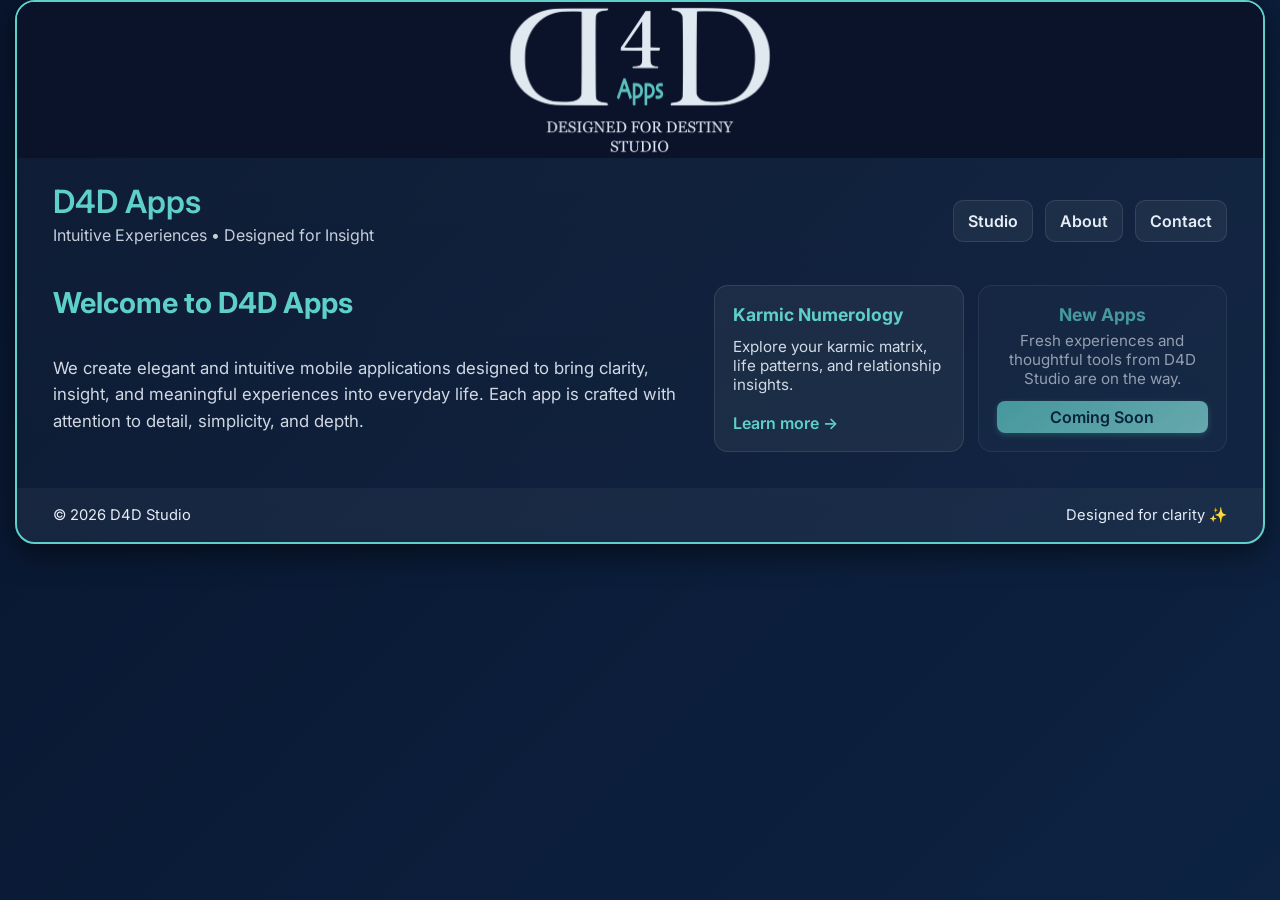
<file: index.html>
<!DOCTYPE html>
<html lang="en">
<head>
  <meta charset="utf-8" />
  <meta name="viewport" content="width=device-width,initial-scale=1" />
  <title>D4D Apps</title>
  <link rel="icon" href="favicon.png" type="image/png" />
  <meta name="description" content="D4D Apps — Intuitive & Elegant Mobile Experiences by D4D Studio" />

  <style>
    @import url('https://fonts.googleapis.com/css2?family=Inter:wght@400;500;600&display=swap');

    :root{
      --bg1: #08152e;
      --bg2: #0d2342;
      --accent: #5fd0c9;
      --muted: #e6edf7;
      --radius: 14px;
      --max-width: 1250px;
      --soon1: #5fd0c9;
      --soon2: #8fe7e1;
      --soonText: #06233a;
    }

    *{ box-sizing:border-box; }
    html,body{ height:100%; }

    body{
      margin:0;
      font-family: Inter, system-ui, -apple-system, "Segoe UI", Roboto, Arial;
      background: linear-gradient(135deg,var(--bg1),var(--bg2));
      background-attachment: fixed;
      color: var(--muted);
    }

    .container{
      width:100%;
      max-width:var(--max-width);
      background: linear-gradient(180deg, rgba(255,255,255,0.03), rgba(255,255,255,0.02));
      border-radius:20px;
      overflow:hidden;
      border: 2px solid var(--accent);
      margin: 0 auto;
      box-shadow: 0 10px 30px rgba(0,0,0,0.5);
    }

    .banner{
      width:100%;
      aspect-ratio: 8 / 1;
      background: url("./D4D_Banner_Apps.png") center/contain no-repeat;
      background-color: #08152e;
    }

    header{
      display:flex;
      justify-content:space-between;
      align-items:center;
      flex-wrap:wrap;
      padding:24px 36px;
    }

    .brand{
      display:flex;
      flex-direction:column;
      gap:4px;
      margin-bottom: 16px;
    }

    .brand h2{
      font-size:2rem;
      color: var(--accent);
      margin:0;
      font-weight:600;
    }

    .brand p{
      margin:0;
      color:var(--muted);
      opacity:0.85;
    }

    nav.links{
      display:flex;
      gap:12px;
      flex-wrap:wrap;
    }

    .btn{
      padding:10px 14px;
      border-radius:10px;
      background:rgba(255,255,255,0.05);
      color:var(--muted);
      text-decoration:none;
      font-weight:600;
      border:1px solid rgba(255,255,255,0.1);
      transition: all 0.15s ease;
    }

    .btn:hover{
      transform: translateY(-3px);
      background: rgba(255,255,255,0.1);
      color:#fff;
    }

    main{
      display:flex;
      gap:28px;
      padding:0 36px 36px;
      flex-wrap:wrap;
      align-items:stretch;
    }

    .hero{
      flex:1 1 480px;
      display:flex;
      flex-direction:column;
      justify-content:center;
      gap:18px;
    }

    .hero h3{
      margin:0;
      font-size:1.8rem;
      color:var(--accent);
    }

    .hero p{
      font-size:1.05rem;
      line-height:1.6;
      opacity:0.9;
    }

    .cards{
      display:grid;
      grid-template-columns: repeat(auto-fit, minmax(240px, 1fr));
      gap:14px;
      flex:1 1 360px;
    }

    .card{
      background: rgba(255,255,255,0.05);
      border-radius:var(--radius);
      padding:18px;
      min-height:120px;
      border:1px solid rgba(255,255,255,0.1);
      display:flex;
      flex-direction:column;
      justify-content:space-between;
    }

    .card h4{
      margin:0;
      font-size:1.1rem;
      color:var(--accent);
    }

    .card p{
      margin:6px 0 0;
      font-size:0.95rem;
      opacity:0.9;
    }

    .card .link{
      margin-top:12px;
      display:inline-block;
      text-decoration:none;
      font-weight:600;
      color:var(--accent);
    }

    footer{
      padding:18px 36px;
      background:rgba(255,255,255,0.04);
      display:flex;
      justify-content:space-between;
      flex-wrap:wrap;
      font-size:0.92rem;
    }

    /* Coming Soon card */
    .coming-soon{
      opacity: 0.68;
      background: rgba(255,255,255,0.03);
      text-align: center;
      cursor: default;
      transition: opacity 0.3s ease, transform 0.3s ease;
    }

    .coming-soon:hover{
      opacity: 0.86;
      transform: scale(1.02);
    }

    .coming-soon .soon{
      display:inline-block;
      margin-top:12px;
      padding:6px 12px;
      border-radius:8px;
      background: linear-gradient(145deg, var(--soon1), var(--soon2));
      color: var(--soonText);
      font-weight:600;
      box-shadow: 0 2px 6px rgba(95, 208, 201, 0.35);
    }

    @media (max-width:740px){
      header, main, footer{ padding:18px; }
      .hero h3{ font-size:1.4rem; }
    }
  </style>
</head>

<body>
  <div class="container">

    <!-- Banner -->
    <div class="banner"></div>

    <!-- Header -->
    <header>
      <div class="brand">
        <h2>D4D Apps</h2>
        <p>Intuitive Experiences • Designed for Insight</p>
      </div>

      <nav class="links">
        <a class="btn" href="https://d4dstudio.net">Studio</a>
        <a class="btn" href="about.html">About</a>
        <a class="btn" href="contact.html">Contact</a>
      </nav>
    </header>

    <!-- Main -->
    <main>
      <section class="hero">
        <h3>Welcome to D4D Apps</h3>
        <p>
          We create elegant and intuitive mobile applications designed to bring clarity,
          insight, and meaningful experiences into everyday life. Each app is crafted
          with attention to detail, simplicity, and depth.
        </p>
      </section>

      <aside class="cards">
        <article class="card">
          <h4>Karmic Numerology</h4>
          <p>Explore your karmic matrix, life patterns, and relationship insights.</p>
          <a class="link" href="./KarmicMatrix/karmicmatrix.html">Learn more →</a>
        </article>

        <article class="card coming-soon">
          <h4>New Apps</h4>
          <p>Fresh experiences and thoughtful tools from D4D Studio are on the way.</p>
          <span class="soon">Coming Soon</span>
        </article>
      </aside>
    </main>

    <!-- Footer -->
    <footer>
      <div>© <span id="year"></span> D4D Studio</div>
      <div>Designed for clarity ✨</div>
    </footer>

  </div>

  <script>
    document.getElementById('year').textContent = new Date().getFullYear();
  </script>
</body>
</html>
</file>
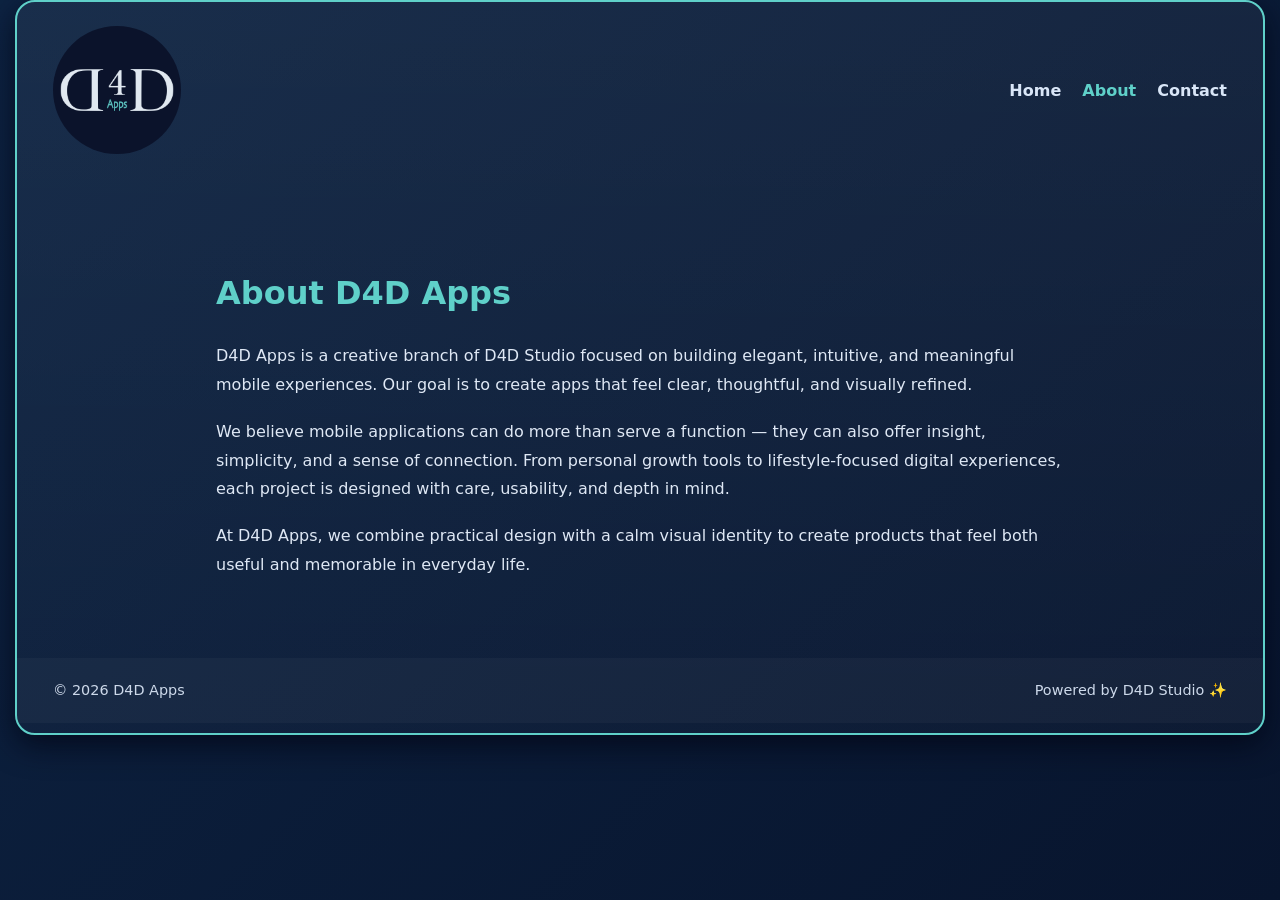
<file: about.html>
<!DOCTYPE html>
<html lang="en">
<head>
  <meta charset="utf-8" />
  <meta name="viewport" content="width=device-width,initial-scale=1" />
  <title>About | D4D Apps</title>
  <link rel="icon" href="favicon.png" type="image/png">
  <meta name="description" content="Learn more about D4D Apps — intuitive and elegant mobile experiences created by D4D Studio." />
  <style>
    *{box-sizing:border-box}
    html,body{height:100%}

    body {
      margin:0;
      min-height:100vh;
      font-family: Inter, system-ui, -apple-system, "Segoe UI", Roboto, "Helvetica Neue", Arial;
      background: linear-gradient(135deg,#0d2342,#08152e);
      background-attachment: fixed;
      color:#e6edf7;
      padding:0;
    }

    .container{
      width:100%;
      max-width:1250px;
      background: linear-gradient(180deg, rgba(255,255,255,0.05), rgba(255,255,255,0.02));
      border-radius:20px;
      box-shadow:0 10px 30px rgba(2,6,23,0.8);
      overflow:hidden;
      margin:0 auto;
      border: 2px solid #5fd0c9;
    }

    .logo{
      width:128px;
      height:128px;
      border-radius:64px;
      display:flex;
      align-items:center;
      justify-content:center;
      overflow:hidden;
    }

    .logo img{
      width:100%;
      height:100%;
      object-fit:contain;
    }

    header, footer{
      padding:24px 36px;
      display:flex;
      justify-content:space-between;
      align-items:center;
      flex-wrap:wrap;
    }

    nav a{
      margin-left:16px;
      text-decoration:none;
      color:#d9e6f7;
      font-weight:600;
      transition:color .2s;
    }

    nav a:hover,
    nav a.active{
      color:#5fd0c9;
    }

    main{
      padding:60px 36px;
      max-width:920px;
      margin:0 auto;
      line-height:1.8;
      color:#e6edf7;
    }

    main h2{
      font-size:2rem;
      color:#5fd0c9;
      margin-bottom:20px;
      font-family: inherit;
    }

    main p{
      margin-bottom:18px;
      color:#dfe8f5;
    }

    footer{
      background:rgba(255,255,255,0.03);
      color:#cdd9ea;
      font-size:0.9rem;
      margin-bottom:10px;
    }

    @media(max-width:740px){
      header, footer, main{padding:18px;}
      main h2{font-size:1.6rem;}
      .logo{
        width:96px;
        height:96px;
      }
    }
  </style>
</head>
<body>
  <div class="container">
    <header>
      <div class="logo">
        <img src="D4D_Logo_Apps_2.png" alt="D4D Apps logo">
      </div>
      <nav>
        <a href="index.html">Home</a>
        <a href="about.html" class="active">About</a>
        <a href="contact.html">Contact</a>
      </nav>
    </header>

    <main>
      <h2>About D4D Apps</h2>
      <p>
        D4D Apps is a creative branch of D4D Studio focused on building elegant, intuitive, and meaningful mobile experiences.
        Our goal is to create apps that feel clear, thoughtful, and visually refined.
      </p>
      <p>
        We believe mobile applications can do more than serve a function — they can also offer insight, simplicity, and a sense of connection.
        From personal growth tools to lifestyle-focused digital experiences, each project is designed with care, usability, and depth in mind.
      </p>
      <p>
        At D4D Apps, we combine practical design with a calm visual identity to create products that feel both useful and memorable in everyday life.
      </p>
    </main>

    <footer>
      <div>© <span id="year"></span> D4D Apps</div>
      <div>Powered by D4D Studio ✨</div>
    </footer>
  </div>

  <script>
    document.getElementById('year').textContent = new Date().getFullYear();
  </script>
</body>
</html>
</file>
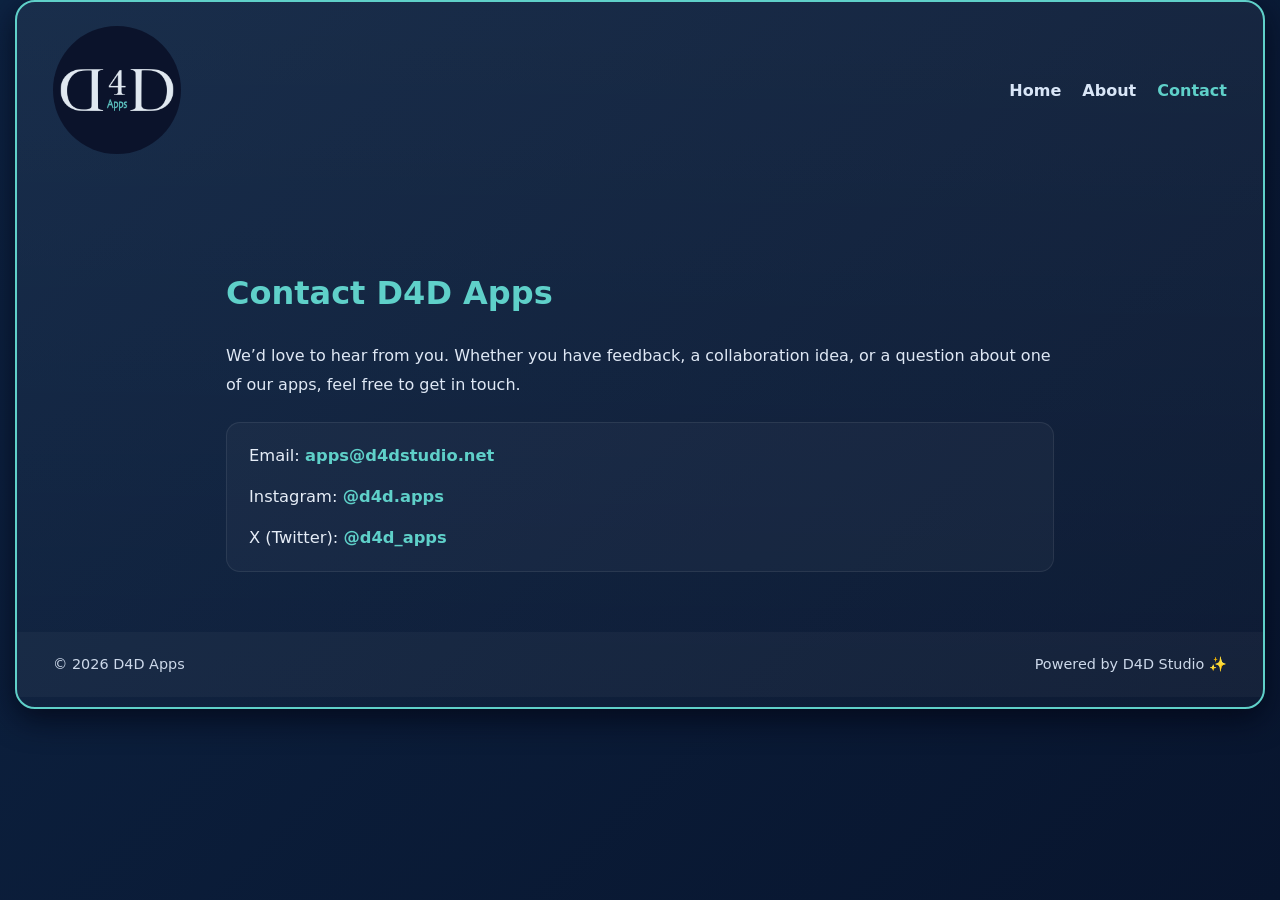
<file: contact.html>
<!DOCTYPE html>
<html lang="en">
<head>
  <meta charset="utf-8" />
  <meta name="viewport" content="width=device-width,initial-scale=1" />
  <title>Contact | D4D Apps</title>
  <link rel="icon" href="favicon.png" type="image/png">
  <meta name="description" content="Get in touch with D4D Apps — we’d love to hear from you." />
  <style>
    *{box-sizing:border-box}
    html,body{height:100%}

    body {
      margin:0;
      min-height:100vh;
      font-family: Inter, system-ui, -apple-system, "Segoe UI", Roboto, "Helvetica Neue", Arial;
      background: linear-gradient(135deg,#0d2342,#08152e);
      background-attachment: fixed;
      color:#e6edf7;
      padding:0;
    }

    .container{
      width:100%;
      max-width:1250px;
      background: linear-gradient(180deg, rgba(255,255,255,0.05), rgba(255,255,255,0.02));
      border-radius:20px;
      box-shadow:0 10px 30px rgba(2,6,23,0.8);
      overflow:hidden;
      margin:0 auto;
      border: 2px solid #5fd0c9;
    }

    .logo{
      width:128px;
      height:128px;
      border-radius:64px;
      display:flex;
      align-items:center;
      justify-content:center;
      overflow:hidden;
    }

    .logo img{
      width:100%;
      height:100%;
      object-fit:contain;
    }

    header, footer{
      padding:24px 36px;
      display:flex;
      justify-content:space-between;
      align-items:center;
      flex-wrap:wrap;
    }

    nav a{
      margin-left:16px;
      text-decoration:none;
      color:#d9e6f7;
      font-weight:600;
      transition:color .2s;
    }

    nav a:hover,
    nav a.active{
      color:#5fd0c9;
    }

    main{
      padding:60px 36px;
      max-width:900px;
      margin:0 auto;
      line-height:1.8;
      color:#e6edf7;
    }

    main h2{
      font-size:2rem;
      color:#5fd0c9;
      margin-bottom:20px;
      font-family: inherit;
    }

    main p{
      margin-bottom:18px;
      color:#dfe8f5;
    }

    .contact-info {
      margin-top: 22px;
      padding: 18px 22px;
      border-radius: 14px;
      border: 1px solid rgba(255,255,255,0.08);
      background: rgba(255,255,255,0.03);
    }

    .contact-info ul {
      list-style: none;
      padding: 0;
      margin: 0;
    }

    .contact-info li {
      margin-bottom: 12px;
      font-size: 1.02rem;
      color:#e6edf7;
    }

    .contact-info li:last-child {
      margin-bottom: 0;
    }

    .contact-info a {
      color: #5fd0c9;
      text-decoration: none;
      font-weight: 600;
    }

    .contact-info a:hover {
      text-decoration: underline;
      color: #8be3de;
    }

    footer{
      background:rgba(255,255,255,0.03);
      color:#cdd9ea;
      font-size:0.9rem;
      margin-bottom:10px;
    }

    @media(max-width:740px){
      header, footer, main{padding:18px;}
      main h2{font-size:1.6rem;}
      .logo{
        width:96px;
        height:96px;
      }
      .contact-info{
        padding:16px 16px;
      }
    }
  </style>
</head>
<body>
  <div class="container">
    <header>
      <div class="logo">
        <img src="D4D_Logo_Apps_2.png" alt="D4D Apps logo">
      </div>
      <nav>
        <a href="index.html">Home</a>
        <a href="about.html">About</a>
        <a href="contact.html" class="active">Contact</a>
      </nav>
    </header>

    <main>
      <h2>Contact D4D Apps</h2>
      <p>
        We’d love to hear from you. Whether you have feedback, a collaboration idea,
        or a question about one of our apps, feel free to get in touch.
      </p>

      <div class="contact-info">
        <ul>
          <li>Email: <a href="mailto:apps@d4dstudio.net">apps@d4dstudio.net</a></li>
          <li>Instagram: <a href="https://instagram.com/d4d.apps" target="_blank">@d4d.apps</a></li>
          <li>X (Twitter): <a href="https://x.com/d4d_apps" target="_blank">@d4d_apps</a></li>
        </ul>
      </div>
    </main>

    <footer>
      <div>© <span id="year"></span> D4D Apps</div>
      <div>Powered by D4D Studio ✨</div>
    </footer>
  </div>

  <script>
    document.getElementById('year').textContent = new Date().getFullYear();
  </script>
</body>
</html>
</file>
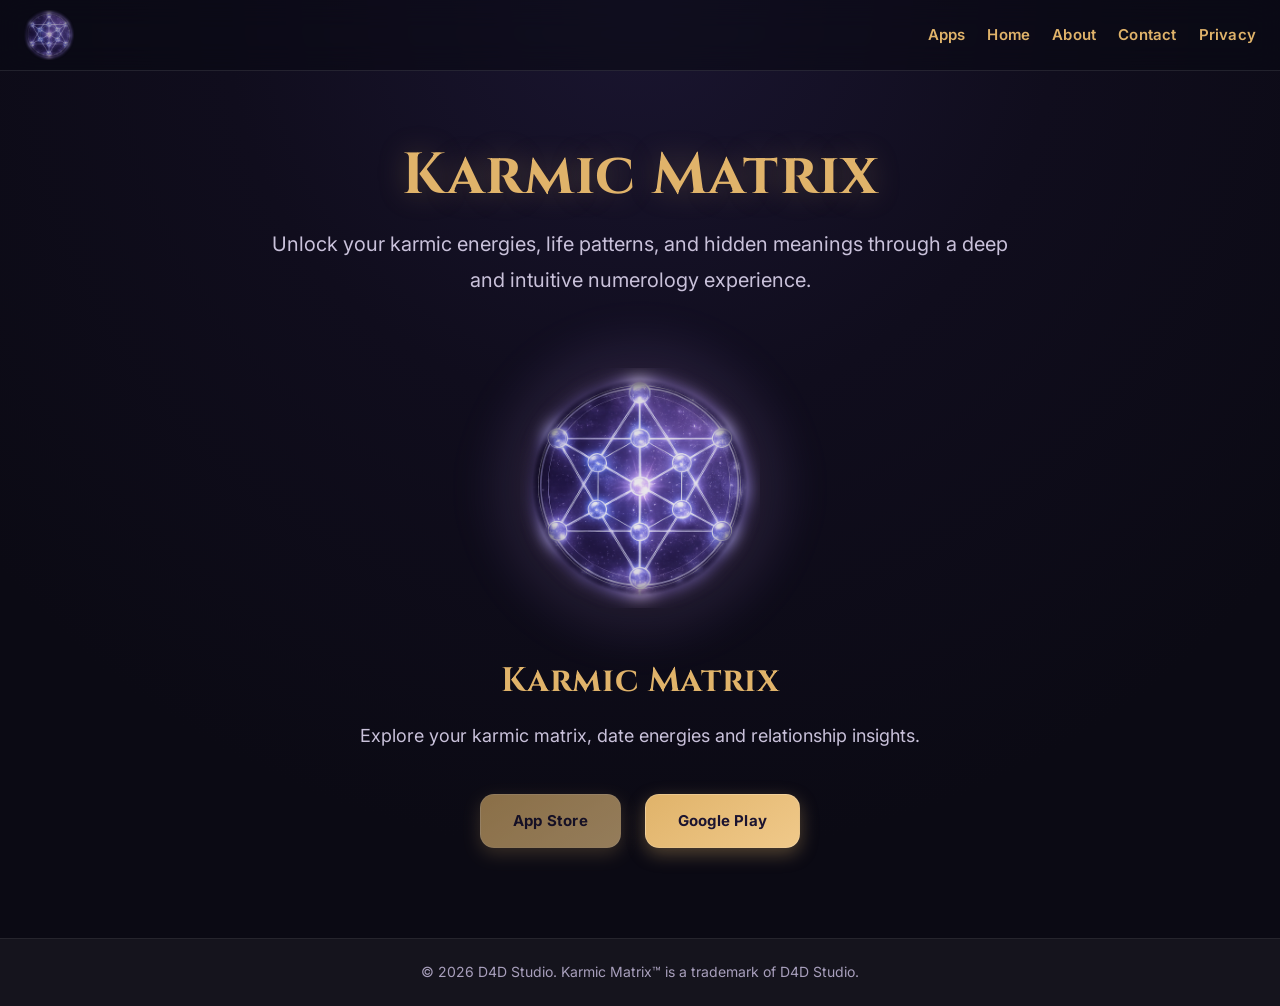
<file: KarmicMatrix/karmicmatrix.html>
<!DOCTYPE html>
<html lang="en">
<head>
  <meta charset="UTF-8">
  <meta name="viewport" content="width=device-width, initial-scale=1.0">
  <title>Karmic Matrix</title>
  <link rel="stylesheet" href="css/karmicmatrix.css">
  <link href="https://fonts.googleapis.com/css2?family=Baloo+2:wght@800&family=Fredoka:wght@400;600&display=swap" rel="stylesheet">
  <link href="https://fonts.googleapis.com/css2?family=Orbitron:wght@600;700&display=swap" rel="stylesheet">
  <link href="https://fonts.googleapis.com/css2?family=Cinzel:wght@600;700&display=swap" rel="stylesheet">
  <link href="https://fonts.googleapis.com/css2?family=Cinzel:wght@600;700&family=Inter:wght@400;500;600;700&display=swap" rel="stylesheet">
</head>
<body>
  <!-- Navbar -->
  <nav class="navbar">
    <div class="logo">
      <img src="images/matrix_logo.png" alt="DualDice Logo">
    </div>
    <ul class="nav-links">
      <li><a href="https://apps.d4dstudio.net">Apps</a></li>
      <li><a href="karmicmatrix.html">Home</a></li>
      <li><a href="karmicmatrix_about.html">About</a></li>
      <li><a href="karmicmatrix_contact.html">Contact</a></li>
      <li><a href="karmicmatrix_privacy.html">Privacy</a></li>
    </ul>
  </nav>

  <!-- Hero -->
  <header class="hero">
    <h1 class="title">Karmic Matrix</h1>
<p class="subtitle">
  Unlock your karmic energies, life patterns, and hidden meanings through a deep and intuitive numerology experience.
</p>
  </header>

  <!-- Centered Logo -->
  <div class="logo2">
    <img src="images/matrix_logo.png" alt="Karmic Matrix Logo">
  </div>

  <!-- Download Section -->
  <section id="download" class="section">
    <h2>Karmic Matrix</h2>
<p>
  Explore your karmic matrix, date energies and relationship insights.
</p>
    <div class="store-buttons">
<a href=""
   target="_blank"
   rel="noopener noreferrer"
   class="btn disabled-btn"
   id="appstore-btn">
   App Store
</a>
<a href="https://play.google.com/store/apps/details?id=com.karmiknumerolog.app"
   target="_blank"
   rel="noopener noreferrer"
   class="btn">
   Google Play
</a>
    </div>
  </section>

  <!-- Footer -->
  <footer class="footer">
    <p>&copy; 2026 D4D Studio. Karmic Matrix™ is a trademark of D4D Studio.</p>
  </footer>
</body>
</html>
</file>
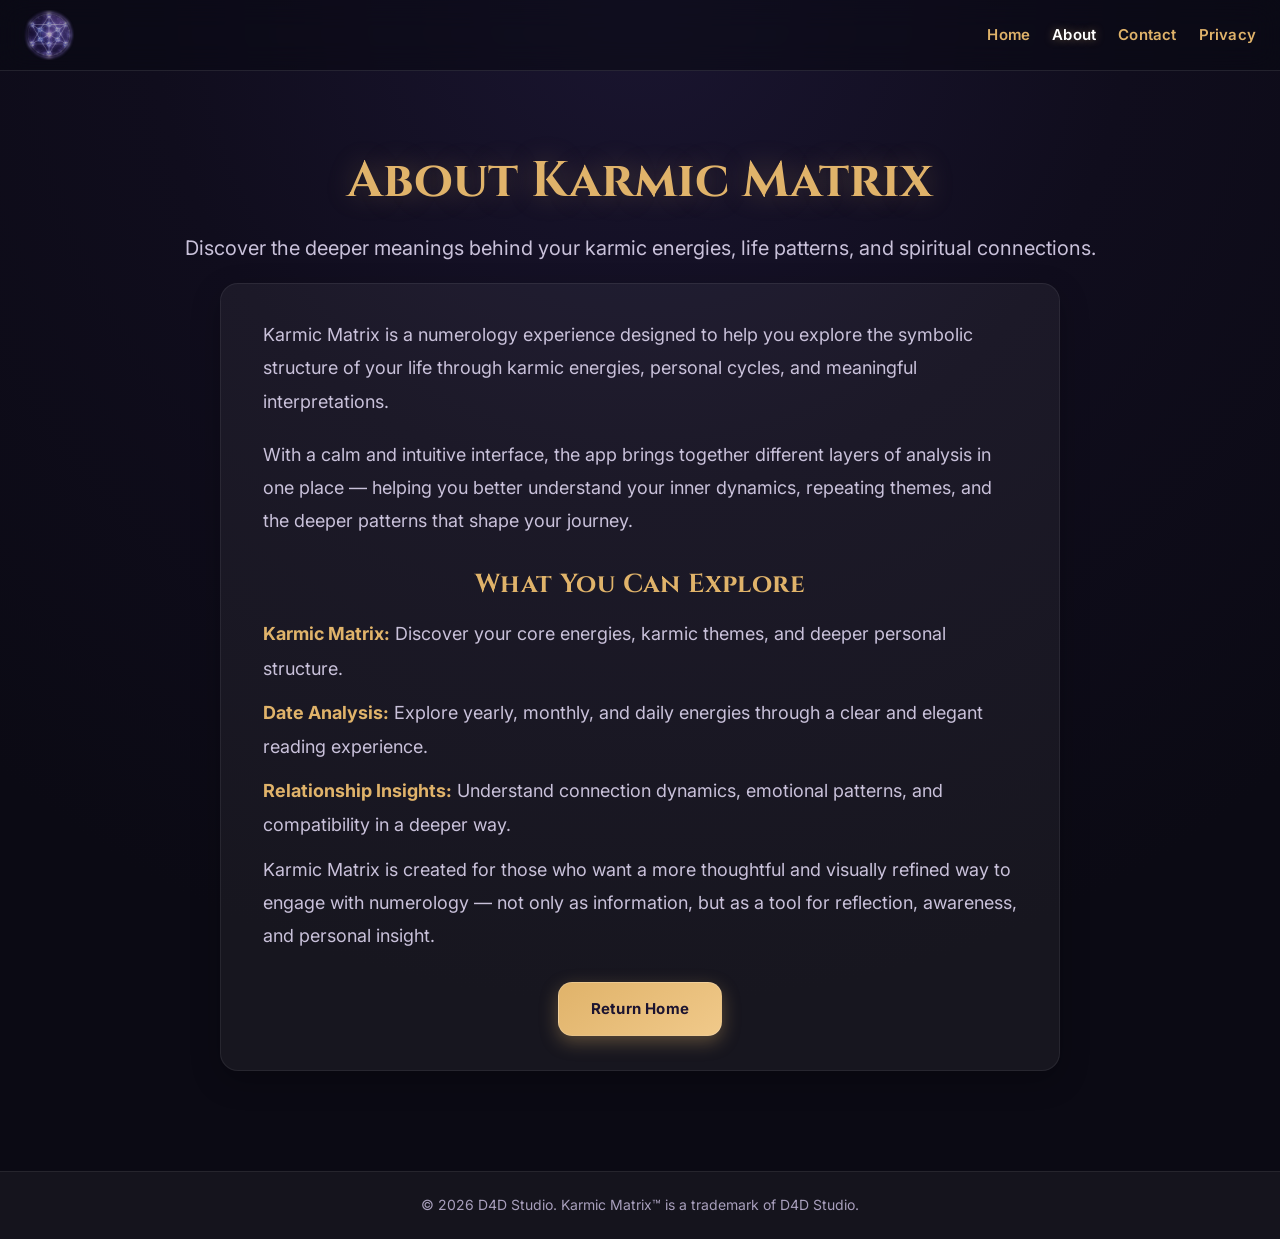
<file: KarmicMatrix/karmicmatrix_about.html>
<!DOCTYPE html>
<html lang="en">
<head>
  <meta charset="UTF-8">
  <meta name="viewport" content="width=device-width, initial-scale=1.0">
  <title>About - Karmic Matrix</title>
  <link rel="stylesheet" href="css/karmicmatrix.css">
  <link href="https://fonts.googleapis.com/css2?family=Cinzel:wght@600;700&family=Inter:wght@400;500;600;700&display=swap" rel="stylesheet">
</head>
<body>
  <!-- Navbar -->
  <nav class="navbar">
    <div class="logo">
      <img src="images/matrix_logo.png" alt="Karmic Matrix Logo">
    </div>
    <ul class="nav-links">
      <li><a href="karmicmatrix.html">Home</a></li>
      <li><a href="karmicmatrix_about.html" class="active">About</a></li>
      <li><a href="karmicmatrix_contact.html">Contact</a></li>
      <li><a href="karmicmatrix_privacy.html">Privacy</a></li>
    </ul>
  </nav>

  <!-- About Section -->
  <section class="about">
    <h1 class="title">About Karmic Matrix</h1>
    <p class="subtitle">
      Discover the deeper meanings behind your karmic energies, life patterns, and spiritual connections.
    </p>

    <div class="about-text">
      <p>
        Karmic Matrix is a numerology experience designed to help you explore the symbolic structure of your life through karmic energies, personal cycles, and meaningful interpretations.
      </p>

      <p>
        With a calm and intuitive interface, the app brings together different layers of analysis in one place — helping you better understand your inner dynamics, repeating themes, and the deeper patterns that shape your journey.
      </p>

      <div class="symbolic">
        <h2>What You Can Explore</h2>
        <ul>
          <li><strong>Karmic Matrix:</strong> Discover your core energies, karmic themes, and deeper personal structure.</li>
          <li><strong>Date Analysis:</strong> Explore yearly, monthly, and daily energies through a clear and elegant reading experience.</li>
          <li><strong>Relationship Insights:</strong> Understand connection dynamics, emotional patterns, and compatibility in a deeper way.</li>
        </ul>
      </div>

      <p>
        Karmic Matrix is created for those who want a more thoughtful and visually refined way to engage with numerology — not only as information, but as a tool for reflection, awareness, and personal insight.
      </p>

      <a href="karmicmatrix.html" class="btn">Return Home</a>
    </div>
  </section>

  <!-- Footer -->
  <footer class="footer">
    <p>&copy; 2026 D4D Studio. Karmic Matrix™ is a trademark of D4D Studio.</p>
  </footer>
</body>
</html>
</file>
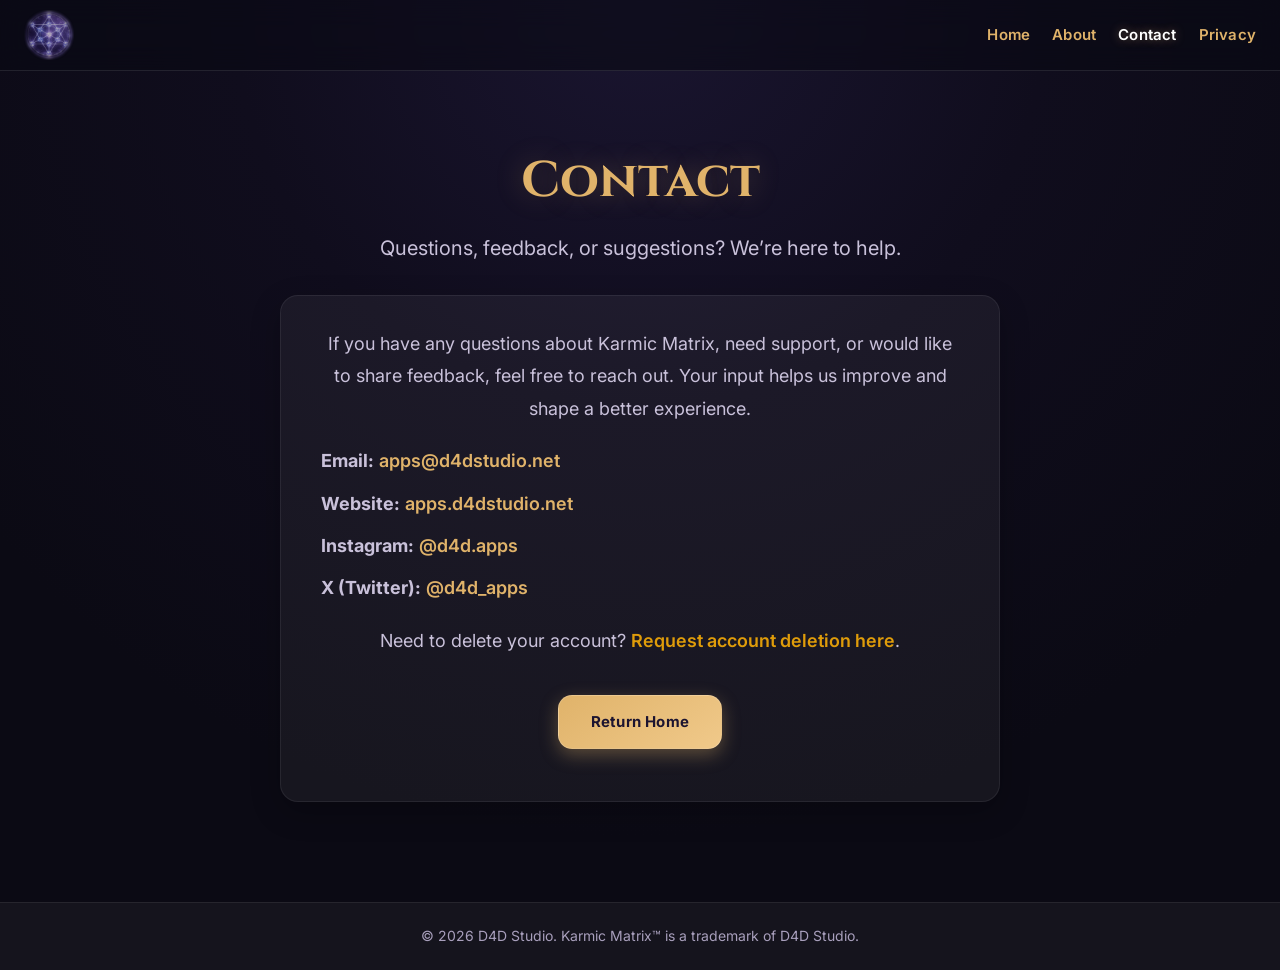
<file: KarmicMatrix/karmicmatrix_contact.html>
<!DOCTYPE html>
<html lang="en">
<head>
  <meta charset="UTF-8">
  <meta name="viewport" content="width=device-width, initial-scale=1.0">
  <title>Contact - Karmic Matrix</title>
  <link rel="stylesheet" href="css/karmicmatrix.css">
  <link href="https://fonts.googleapis.com/css2?family=Cinzel:wght@600;700&family=Inter:wght@400;500;600;700&display=swap" rel="stylesheet">
</head>
<body>
  <!-- Navbar -->
  <nav class="navbar">
    <div class="logo">
      <img src="images/matrix_logo.png" alt="Karmic Matrix Logo">
    </div>
    <ul class="nav-links">
      <li><a href="karmicmatrix.html">Home</a></li>
      <li><a href="karmicmatrix_about.html">About</a></li>
      <li><a href="karmicmatrix_contact.html" class="active">Contact</a></li>
      <li><a href="karmicmatrix_privacy.html">Privacy</a></li>
    </ul>
  </nav>

  <!-- Contact Section -->
  <section class="contact">
    <h1 class="title">Contact</h1>
    <p class="subtitle">
      Questions, feedback, or suggestions? We’re here to help.
    </p>

    <div class="contact-container">
      <p>
        If you have any questions about Karmic Matrix, need support, or would like to share feedback, feel free to reach out.  
        Your input helps us improve and shape a better experience.
      </p>

<div class="contact-info">
  <p><strong>Email:</strong> <a href="mailto:apps@d4dstudio.net">apps@d4dstudio.net</a></p>
  <p><strong>Website:</strong> <a href="https://apps.d4dstudio.net">apps.d4dstudio.net</a></p>
  <p><strong>Instagram:</strong> <a href="https://www.instagram.com/d4d.apps" target="_blank">@d4d.apps</a></p>
  <p><strong>X (Twitter):</strong> <a href="https://x.com/d4d_apps" target="_blank">@d4d_apps</a></p>
</div>

<div class="account-delete">
  <p>
    Need to delete your account?
    <a href="karmicmatrix_delete.html">Request account deletion here</a>.
  </p>
</div>

      <a href="karmicmatrix.html" class="btn">Return Home</a>
    </div>
  </section>

  <!-- Footer -->
  <footer class="footer">
    <p>&copy; 2026 D4D Studio. Karmic Matrix™ is a trademark of D4D Studio.</p>
  </footer>
</body>
</html>
</file>
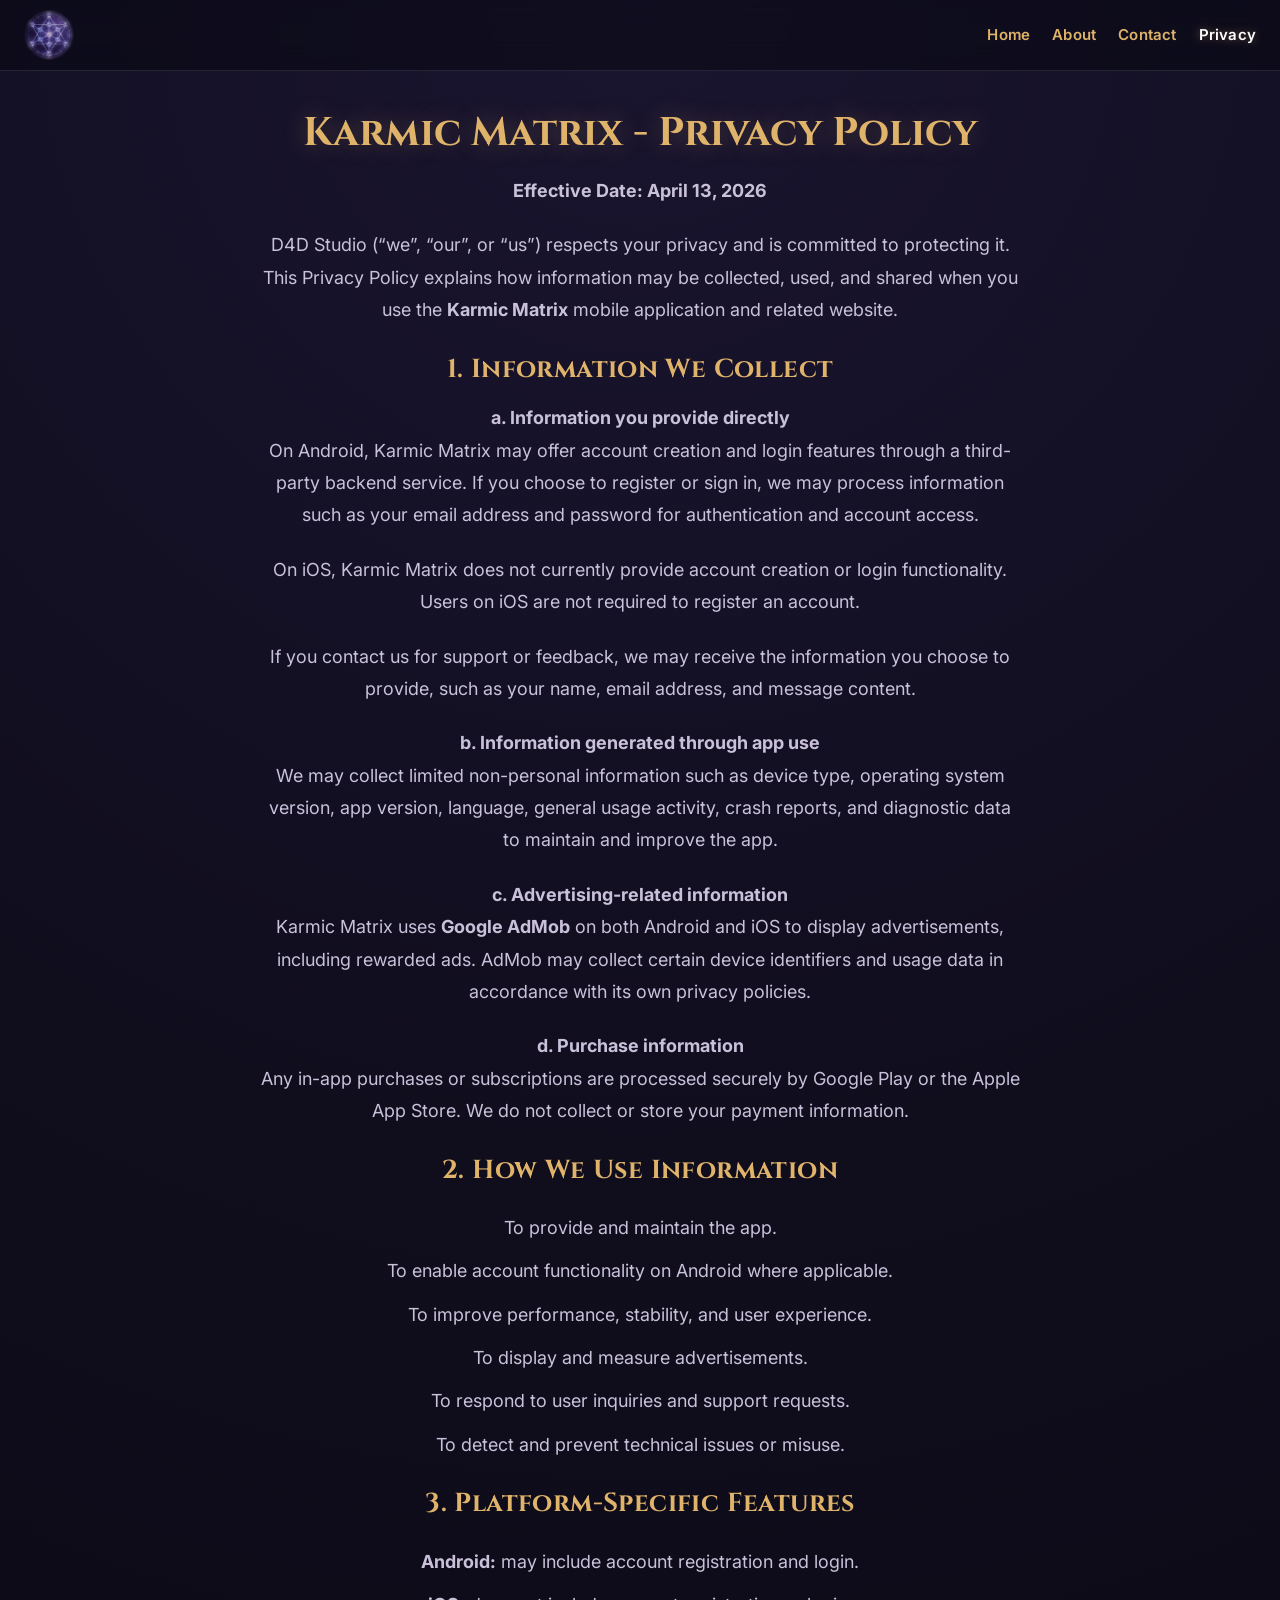
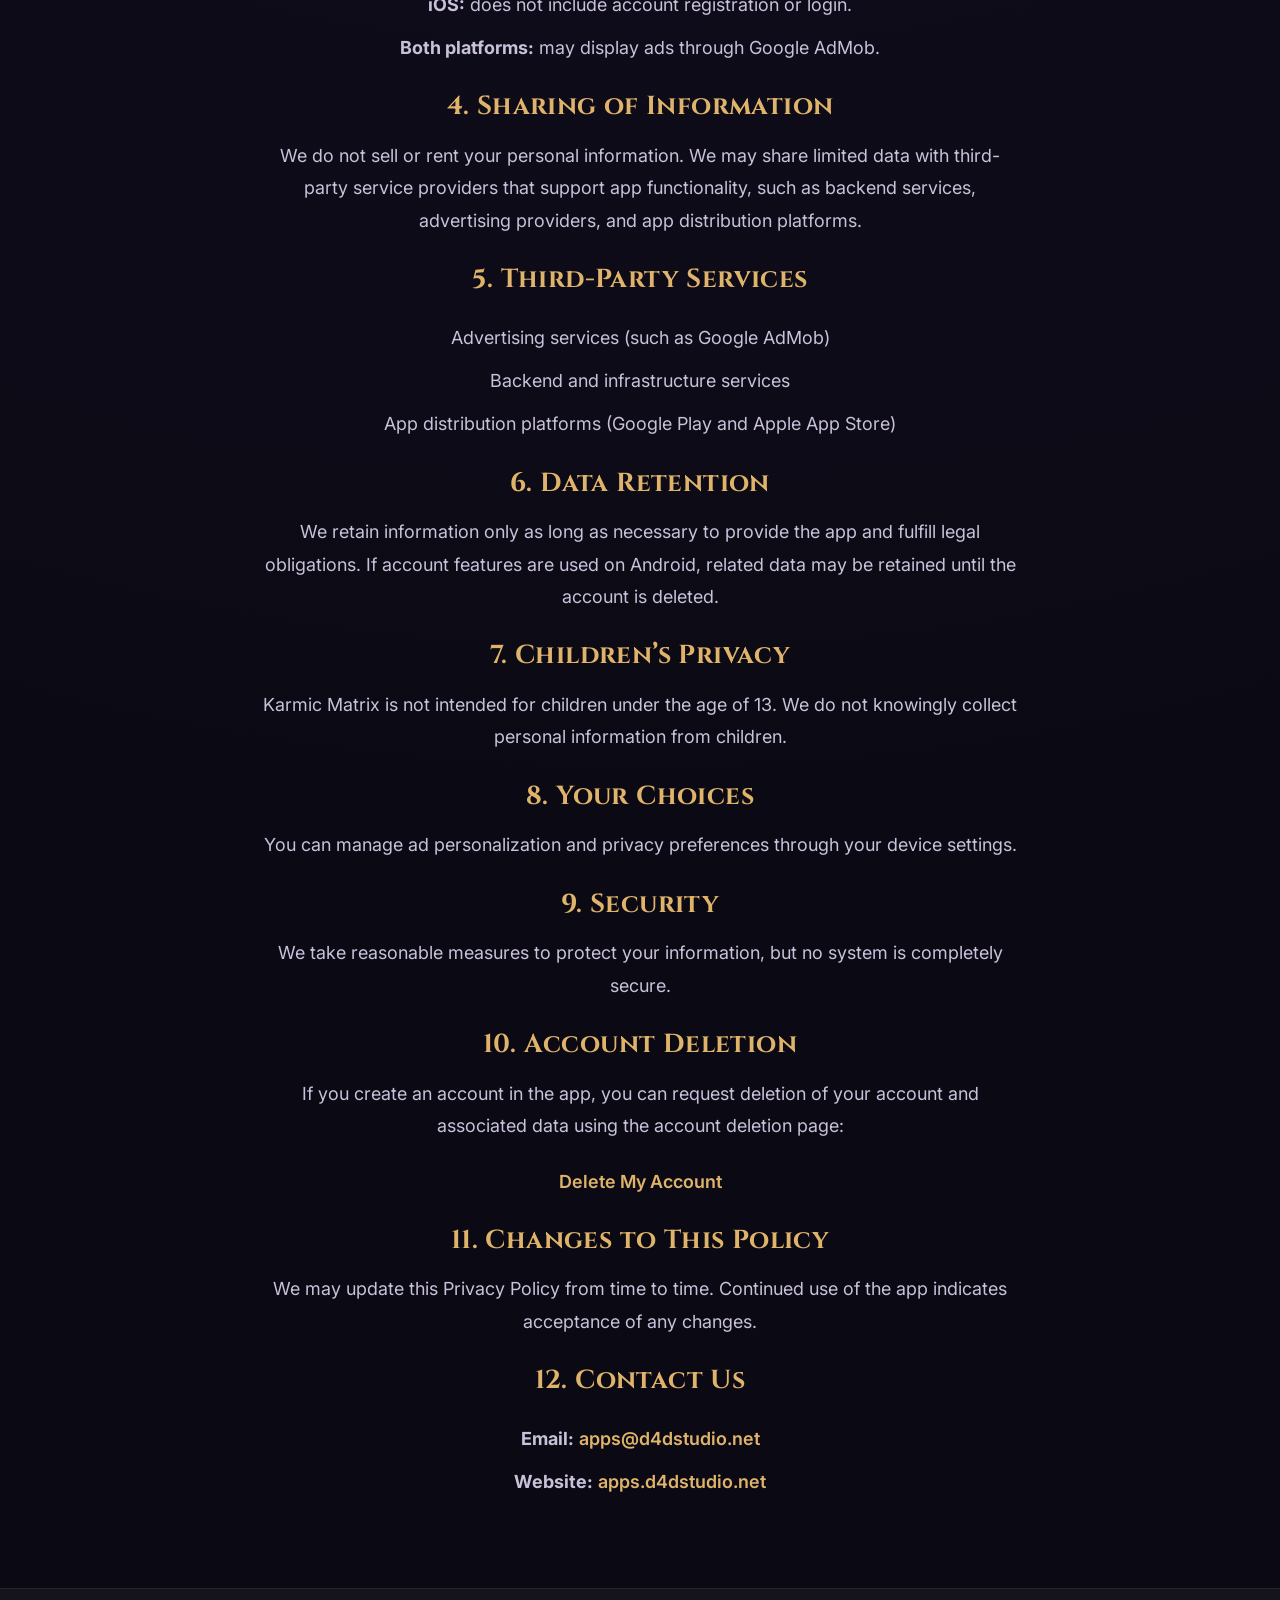
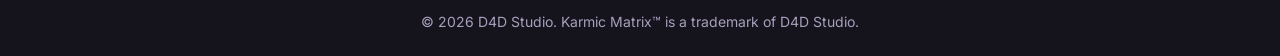
<file: KarmicMatrix/karmicmatrix_privacy.html>
<!DOCTYPE html>
<html lang="en">
<head>
  <meta charset="UTF-8">
  <meta name="viewport" content="width=device-width, initial-scale=1.0">
  <title>Karmic Matrix - Privacy Policy</title>
  <link rel="stylesheet" href="css/karmicmatrix.css">
  <link href="https://fonts.googleapis.com/css2?family=Cinzel:wght@600;700&family=Inter:wght@400;500;600;700&display=swap" rel="stylesheet">
</head>
<body>
  <!-- Navbar -->
  <nav class="navbar">
    <div class="logo">
      <img src="images/matrix_logo.png" alt="Karmic Matrix Logo">
    </div>
    <ul class="nav-links">
      <li><a href="karmicmatrix.html">Home</a></li>
      <li><a href="karmicmatrix_about.html">About</a></li>
      <li><a href="karmicmatrix_contact.html">Contact</a></li>
      <li><a href="karmicmatrix_privacy.html" class="active">Privacy</a></li>
    </ul>
  </nav>

  <!-- Privacy Policy Section -->
  <section class="section privacy-section">
    <h1 class="title">Karmic Matrix - Privacy Policy</h1>

    <p><strong>Effective Date: April 13, 2026</strong></p>

    <p>
      D4D Studio (“we”, “our”, or “us”) respects your privacy and is committed to protecting it.
      This Privacy Policy explains how information may be collected, used, and shared when you use the
      <strong>Karmic Matrix</strong> mobile application and related website.
    </p>

    <h2>1. Information We Collect</h2>

    <p>
      <strong>a. Information you provide directly</strong><br>
      On Android, Karmic Matrix may offer account creation and login features through a third-party backend service.
      If you choose to register or sign in, we may process information such as your email address and password
      for authentication and account access.
    </p>

    <p>
      On iOS, Karmic Matrix does not currently provide account creation or login functionality.
      Users on iOS are not required to register an account.
    </p>

    <p>
      If you contact us for support or feedback, we may receive the information you choose to provide,
      such as your name, email address, and message content.
    </p>

    <p>
      <strong>b. Information generated through app use</strong><br>
      We may collect limited non-personal information such as device type, operating system version,
      app version, language, general usage activity, crash reports, and diagnostic data
      to maintain and improve the app.
    </p>

    <p>
      <strong>c. Advertising-related information</strong><br>
      Karmic Matrix uses <strong>Google AdMob</strong> on both Android and iOS to display advertisements,
      including rewarded ads. AdMob may collect certain device identifiers and usage data
      in accordance with its own privacy policies.
    </p>

    <p>
      <strong>d. Purchase information</strong><br>
      Any in-app purchases or subscriptions are processed securely by Google Play or the Apple App Store.
      We do not collect or store your payment information.
    </p>

    <h2>2. How We Use Information</h2>
    <ul class="feature-list">
      <li>To provide and maintain the app.</li>
      <li>To enable account functionality on Android where applicable.</li>
      <li>To improve performance, stability, and user experience.</li>
      <li>To display and measure advertisements.</li>
      <li>To respond to user inquiries and support requests.</li>
      <li>To detect and prevent technical issues or misuse.</li>
    </ul>

    <h2>3. Platform-Specific Features</h2>
    <ul class="feature-list">
      <li><strong>Android:</strong> may include account registration and login.</li>
      <li><strong>iOS:</strong> does not include account registration or login.</li>
      <li><strong>Both platforms:</strong> may display ads through Google AdMob.</li>
    </ul>

    <h2>4. Sharing of Information</h2>
    <p>
      We do not sell or rent your personal information.
      We may share limited data with third-party service providers that support app functionality,
      such as backend services, advertising providers, and app distribution platforms.
    </p>

    <h2>5. Third-Party Services</h2>
    <ul class="feature-list">
      <li>Advertising services (such as Google AdMob)</li>
      <li>Backend and infrastructure services</li>
      <li>App distribution platforms (Google Play and Apple App Store)</li>
    </ul>

    <h2>6. Data Retention</h2>
    <p>
      We retain information only as long as necessary to provide the app and fulfill legal obligations.
      If account features are used on Android, related data may be retained until the account is deleted.
    </p>

    <h2>7. Children’s Privacy</h2>
    <p>
      Karmic Matrix is not intended for children under the age of 13.
      We do not knowingly collect personal information from children.
    </p>

    <h2>8. Your Choices</h2>
    <p>
      You can manage ad personalization and privacy preferences through your device settings.
    </p>

    <h2>9. Security</h2>
    <p>
      We take reasonable measures to protect your information, but no system is completely secure.
    </p>

    <h2>10. Account Deletion</h2>
    <p>
      If you create an account in the app, you can request deletion of your account and associated data using the account deletion page:
    </p>
    <ul class="feature-list">
      <li>
        <a href="karmicmatrix_delete.html">Delete My Account</a>
      </li>
    </ul>

    <h2>11. Changes to This Policy</h2>
    <p>
      We may update this Privacy Policy from time to time.
      Continued use of the app indicates acceptance of any changes.
    </p>

    <h2>12. Contact Us</h2>
    <ul class="feature-list">
      <li><strong>Email:</strong> <a href="mailto:apps@d4dstudio.net">apps@d4dstudio.net</a></li>
      <li><strong>Website:</strong> <a href="https://apps.d4dstudio.net">apps.d4dstudio.net</a></li>
    </ul>
  </section>

  <!-- Footer -->
  <footer class="footer">
    <p>&copy; 2026 D4D Studio. Karmic Matrix™ is a trademark of D4D Studio.</p>
  </footer>
</body>
</html>
</file>
<file: KarmicMatrix/css/karmicmatrix.css>
:root {
  --bg-main: #0b0a14;
  --bg-secondary: #151223;
  --panel: rgba(255, 255, 255, 0.05);
  --panel-strong: rgba(255, 255, 255, 0.08);
  --text-main: #e7e2f2;
  --text-soft: #c9c1da;
  --text-dim: #a89fbc;
  --gold: #e0b36a;
  --gold-strong: #f0c98a;
  --gold-shadow: rgba(224, 179, 106, 0.28);
  --border: rgba(255, 255, 255, 0.10);
  --border-soft: rgba(255, 255, 255, 0.07);
}

/* Reset */
* {
  margin: 0;
  padding: 0;
  box-sizing: border-box;
}

html {
  scroll-behavior: smooth;
}

body {
  font-family: 'Inter', sans-serif;
  background:
    radial-gradient(circle at top, #1a1530 0%, #100d1d 35%, #0b0a14 72%);
  color: var(--text-main);
  text-align: center;
  min-height: 100vh;
  line-height: 1.6;
}

/* Navbar */
.navbar {
  display: flex;
  justify-content: space-between;
  align-items: center;
  padding: 10px 24px;
  background: rgba(10, 9, 20, 0.58);
  backdrop-filter: blur(14px);
  -webkit-backdrop-filter: blur(14px);
  border-bottom: 1px solid var(--border);
  position: sticky;
  top: 0;
  z-index: 100;
}

.navbar .logo img {
  height: 50px;
  opacity: 0.75;
  display: block;
}

.nav-links {
  list-style: none;
  display: flex;
  gap: 22px;
  align-items: center;
}

.nav-links a {
  text-decoration: none;
  font-weight: 600;
  font-size: 15px;
  letter-spacing: 0.2px;
  color: var(--gold);
  transition: color 0.25s ease, transform 0.2s ease, opacity 0.25s ease;
}

.nav-links a:hover {
  color: #ffffff;
  transform: translateY(-1px);
}

.nav-links .active {
  color: #ffffff;
  text-shadow: 0 0 10px rgba(224, 179, 106, 0.45);
}

/* Hero Section */
.hero {
  padding: 72px 20px 34px;
}

.hero .title {
  font-family: 'Cinzel', serif;
  font-weight: 700;
  font-size: 58px;
  line-height: 1.15;
  color: var(--gold);
  text-shadow: 0 0 30px var(--gold-shadow);
  letter-spacing: 1px;
  max-width: 900px;
  margin: 0 auto;
}

.hero .subtitle {
  font-size: 20px;
  color: var(--text-soft);
  margin: 16px auto 0;
  max-width: 760px;
  line-height: 1.8;
  font-weight: 400;
}

/* Logo Center */
.logo2 {
  position: relative;
  display: flex;
  justify-content: center;
  align-items: center;
  margin: 36px auto;
}

.logo2::before {
  content: "";
  position: absolute;
  width: 320px;
  height: 320px;
  border-radius: 50%;
  background: radial-gradient(
    circle,
    rgba(224, 179, 106, 0.28) 0%,
    rgba(224, 179, 106, 0.14) 32%,
    rgba(180, 140, 255, 0.10) 55%,
    rgba(11, 10, 20, 0) 75%
  );
  filter: blur(18px);
  z-index: 0;
  pointer-events: none;
}

.logo2 img {
  position: relative;
  z-index: 1;
  height: 240px;
  opacity: 0.96;
  border-radius: 22px;
  display: block;
}

/* Buttons */
.btn {
  display: inline-block;
  margin: 20px 10px;
  padding: 14px 32px;
  font-weight: 700;
  font-size: 15px;
  letter-spacing: 0.2px;
  color: #1c1430;
  background: linear-gradient(145deg, var(--gold), var(--gold-strong));
  border: 1px solid rgba(255, 255, 255, 0.16);
  border-radius: 14px;
  box-shadow: 0 6px 18px rgba(224, 179, 106, 0.34);
  text-decoration: none;
  transition: transform 0.25s ease, box-shadow 0.25s ease, filter 0.25s ease;
}

.btn:hover {
  transform: translateY(-2px) scale(1.02);
  box-shadow: 0 10px 24px rgba(224, 179, 106, 0.42);
  filter: brightness(1.03);
}

/* Section */
.section {
  padding: 10px 20px 20px;
}

.section h2 {
  font-family: 'Cinzel', serif;
  color: var(--gold);
  font-size: 34px;
  margin-bottom: 12px;
  letter-spacing: 0.6px;
}

.section p {
  color: var(--text-soft);
  font-size: 18px;
  line-height: 1.8;
  margin-bottom: 22px;
  max-width: 760px;
  margin-left: auto;
  margin-right: auto;
}

/* Footer */
.footer {
  background: rgba(255, 255, 255, 0.04);
  border-top: 1px solid var(--border-soft);
  padding: 22px 20px;
  font-size: 14px;
  color: var(--text-dim);
  margin-top: 50px;
}

/* About Page */
.about {
  padding: 70px 20px 50px;
  text-align: center;
}

.about .title {
  font-family: 'Cinzel', serif;
  font-weight: 700;
  font-size: 50px;
  color: var(--gold);
  text-shadow: 0 0 28px var(--gold-shadow);
  margin-bottom: 10px;
}

.about .subtitle {
  font-size: 20px;
  color: var(--text-soft);
  margin-top: 10px;
  display: flex;
  align-items: center;
  justify-content: center;
  gap: 10px;
  flex-wrap: wrap;
  margin-bottom: 18px;
  line-height: 1.7;
}

.fusion-icon1,
.fusion-icon2 {
  width: 36px;
  height: 36px;
  object-fit: contain;
  opacity: 0.92;
  transition: transform 0.3s ease, opacity 0.3s ease;
}

.fusion-icon1 {
  filter: drop-shadow(0 0 10px rgba(255, 210, 100, 0.65));
}

.fusion-icon2 {
  filter: drop-shadow(0 0 10px rgba(180, 120, 255, 0.75));
}

.fusion-icon1:hover {
  transform: rotate(-8deg) scale(1.05);
  opacity: 1;
}

.fusion-icon2:hover {
  transform: rotate(8deg) scale(1.05);
  opacity: 1;
}

.about-text {
  max-width: 840px;
  margin: 0 auto;
  text-align: left;
  background: var(--panel);
  padding: 34px 42px;
  border-radius: 18px;
  border: 1px solid var(--border-soft);
  box-shadow: 0 10px 30px rgba(0, 0, 0, 0.24);
}

.about-text p {
  color: var(--text-soft);
  font-size: 18px;
  line-height: 1.85;
  margin-bottom: 20px;
}

.about-text .btn {
  display: block;
  margin: 30px auto 0;
  width: fit-content;
}

/* Symbolic */
.symbolic h2 {
  font-family: 'Cinzel', serif;
  color: var(--gold);
  margin: 26px 0 12px;
  font-size: 26px;
  text-align: center;
  letter-spacing: 0.4px;
}

.symbolic ul {
  list-style: none;
  padding: 0;
}

.symbolic li {
  color: var(--text-soft);
  font-size: 18px;
  line-height: 1.9;
  margin-bottom: 10px;
}

.symbolic strong {
  color: var(--gold);
  font-weight: 700;
}

/* Contact Page */
.contact {
  padding: 70px 20px 50px;
  text-align: center;
}

.contact .title {
  font-family: 'Cinzel', serif;
  font-weight: 700;
  font-size: 50px;
  color: var(--gold);
  text-shadow: 0 0 28px var(--gold-shadow);
  margin-bottom: 10px;
}

.contact .subtitle {
  font-size: 20px;
  color: var(--text-soft);
  margin-bottom: 30px;
  line-height: 1.7;
}

.contact-container {
  max-width: 720px;
  margin: 0 auto;
  background: var(--panel);
  border-radius: 18px;
  border: 1px solid var(--border-soft);
  padding: 32px 40px;
  box-shadow: 0 10px 30px rgba(0, 0, 0, 0.24);
}

.contact-container p {
  font-size: 18px;
  color: var(--text-soft);
  line-height: 1.8;
  margin-bottom: 18px;
}

.contact-info {
  text-align: left;
  margin-top: 20px;
}

.contact-info p {
  margin-bottom: 10px;
}

.contact-info a {
  color: var(--gold);
  text-decoration: none;
  font-weight: 600;
}

.contact-info a:hover {
  color: #ffffff;
  text-decoration: underline;
}

/* Feature List (used in Privacy section) */
ul.feature-list {
  list-style: none;
  padding: 0;
  margin: 20px auto;
  text-align: center;
  max-width: 720px;
}

ul.feature-list li {
  font-family: 'Inter', sans-serif;
  font-weight: 400;
  font-size: 18px;
  line-height: 1.85;
  color: var(--text-soft);
  margin-bottom: 10px;
}

ul.feature-list a {
  color: var(--gold);
  text-decoration: none;
  font-weight: 600;
  transition: color 0.25s ease, text-shadow 0.25s ease;
}

ul.feature-list a:hover {
  color: #ffffff;
  text-shadow: 0 0 8px rgba(224, 179, 106, 0.45);
  text-decoration: underline;
}

/* Privacy */
.privacy-section h2 {
  font-family: 'Cinzel', serif;
  color: var(--gold);
  margin: 22px 0 12px;
  font-size: 26px;
  letter-spacing: 0.4px;
}

.privacy-section .title {
  font-family: 'Cinzel', serif;
  font-weight: 700;
  font-size: 40px;
  color: var(--gold);
  text-shadow: 0 0 25px var(--gold-shadow);
  margin-bottom: 10px;
  margin-top: 20px;
}

.privacy-section a {
  color: var(--gold);
  text-decoration: none;
  font-weight: 600;
  transition: color 0.25s ease;
}

.privacy-section a:hover {
  color: #ffffff;
  text-decoration: underline;
}

/* Responsive */
@media (max-width: 900px) {
  .hero .title,
  .about .title,
  .contact .title {
    font-size: 42px;
  }

  .hero .subtitle,
  .about .subtitle,
  .contact .subtitle,
  .section p,
  .about-text p,
  .symbolic li,
  .contact-container p,
  ul.feature-list li {
    font-size: 17px;
  }

  .logo2 img {
    height: 200px;
  }

  .about-text,
  .contact-container {
    padding: 28px 24px;
  }
}

@media (max-width: 700px) {
  .navbar {
    flex-direction: column;
    gap: 14px;
    padding: 14px 16px;
  }

  .nav-links {
    flex-wrap: wrap;
    justify-content: center;
    gap: 14px;
  }

  .hero {
    padding: 54px 18px 24px;
  }

  .hero .title,
  .about .title,
  .contact .title {
    font-size: 34px;
  }

  .hero .subtitle {
    font-size: 17px;
  }

  .section h2,
  .symbolic h2,
  .privacy-section h2 {
    font-size: 24px;
  }

  .privacy-section .title {
    font-size: 32px;
  }

  .logo2 img {
    height: 170px;
    margin: 28px auto;
  }

  .btn {
    padding: 13px 24px;
    font-size: 14px;
  }
}

.account-delete {
  margin-top: 20px;
  font-size: 0.95rem;
  color: #C5C0D4;
  text-align: center;
}

.account-delete a {
  color: #DF9C0A;
  font-weight: 600;
  text-decoration: none;
}

.account-delete a:hover {
  text-decoration: underline;
  color: #ffffff;
}

.disabled-btn {
  opacity: 0.6;
  pointer-events: none;
  cursor: default;
}
</file>
